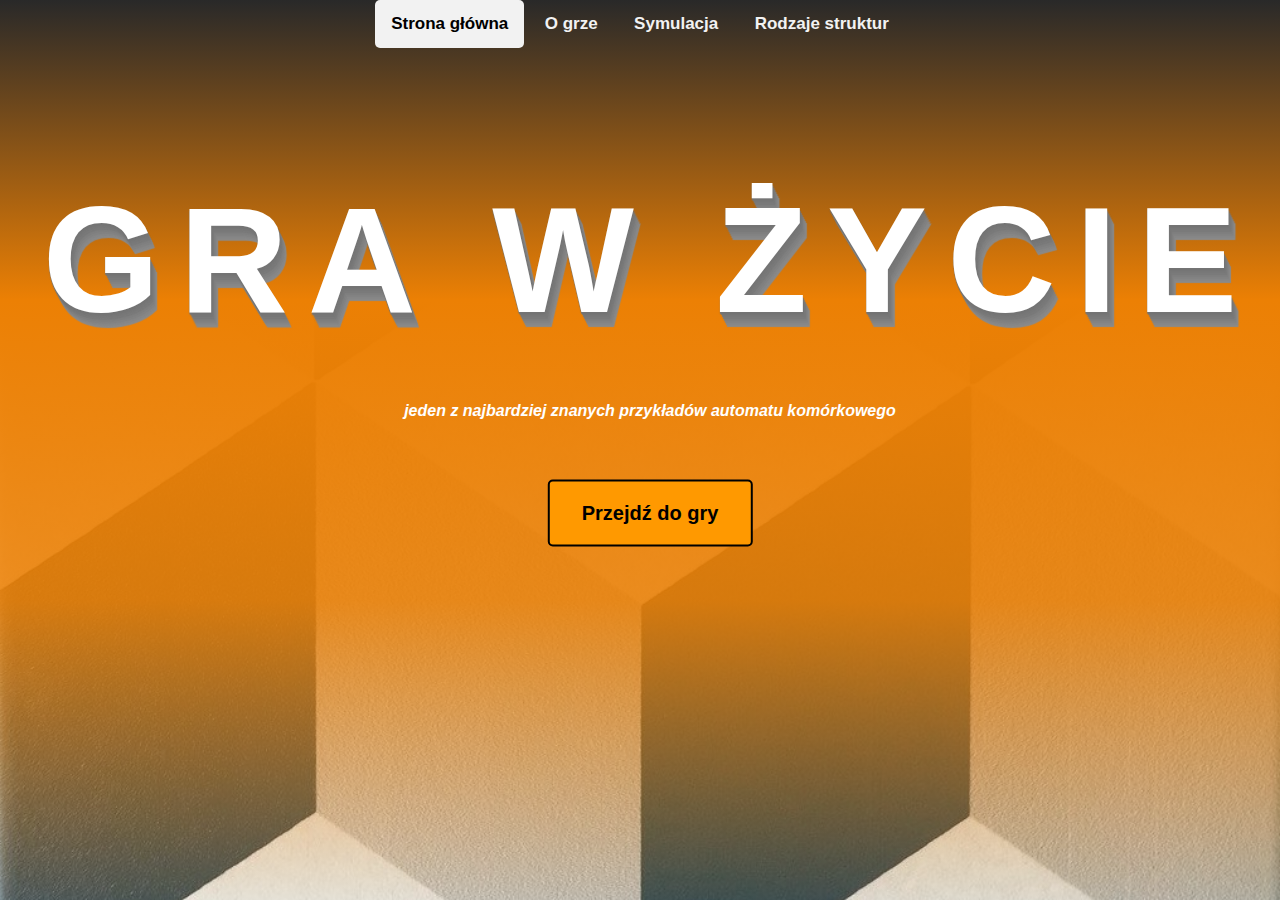
<file: html/index.html>
<!DOCTYPE html>
<html lang="pl">
  <head>
    <meta charset="UTF-8" />
    <meta name="viewport" content="width=device-width, initial-scale=1" />
    <link rel="icon" type="image/png" href="../pics/favicon/favicon.png" />

    <!-- CSS -->
    <link rel="stylesheet" href="../css/styles.css" />
    <link rel="stylesheet" href="../css/index.css" />

    <!-- JQuery -->
    <script src="https://ajax.googleapis.com/ajax/libs/jquery/3.5.1/jquery.min.js"></script>
    <script src="../js/navbar.js"></script>

    <title>Strona główna</title>
  </head>
  <body>
    <div class="gradient">
      <!-- Górny pasek nawigacji -->
      <div class="navbar"></div>

      <div id="mainPageContainer">
        <h1 id="graWZycie">GRA W ŻYCIE</h1>
        <h4>
          <i>jeden z najbardziej znanych przykładów automatu komórkowego</i>
        </h4>
        <button class="button" onclick="document.location='../html/simulate.html'">
          <span>Przejdź do gry</span>
        </button>
      </div>
    </div>
  </body>
</html>
</file>
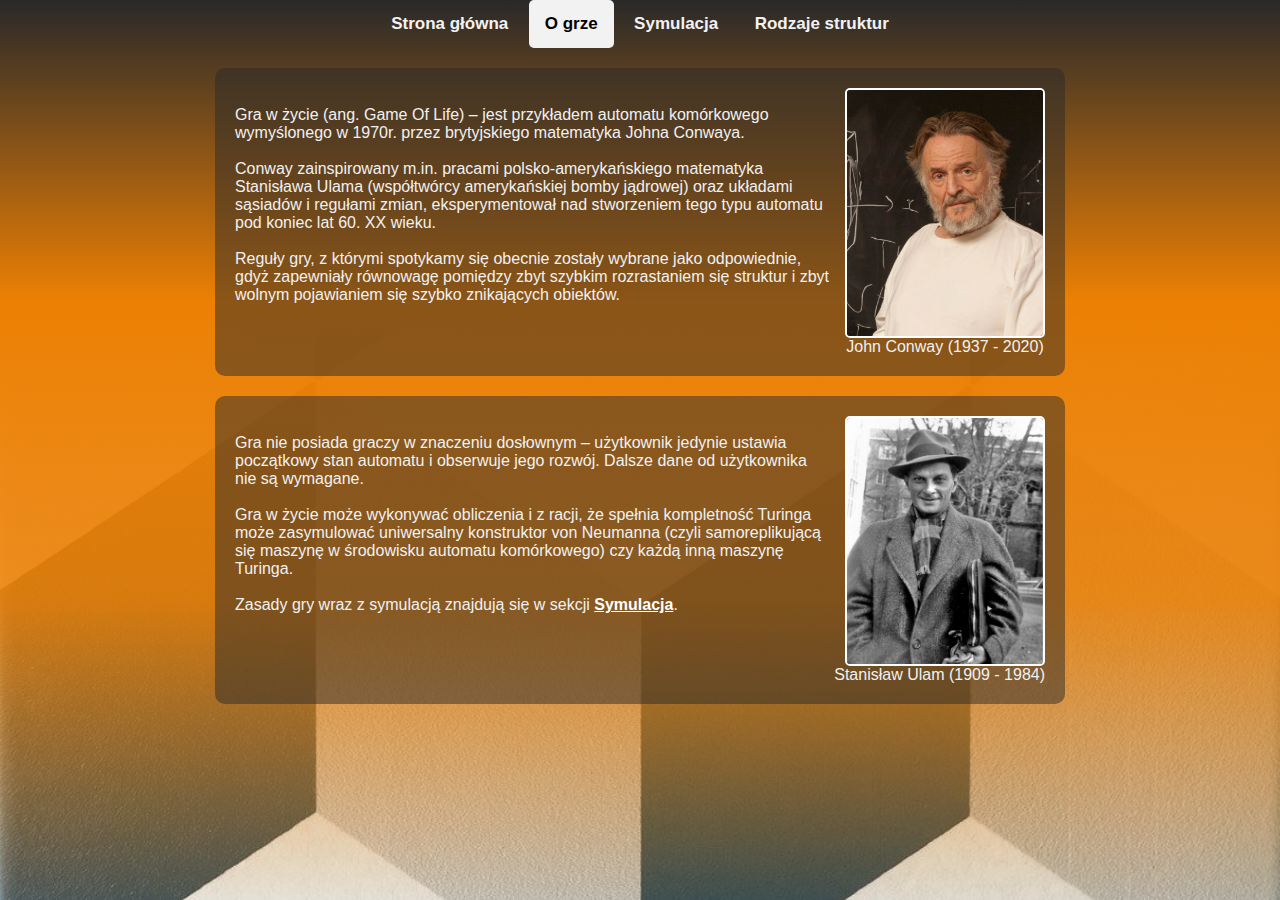
<file: html/about.html>
<!DOCTYPE html>
<html lang="pl">
  <head>
    <meta charset="UTF-8" />
    <meta name="viewport" content="width=device-width, initial-scale=1.0" />
    <title>O grze</title>
    <link rel="icon" type="image/png" href="../pics/favicon/favicon.png" />
    <link rel="stylesheet" href="../css/styles.css" />

    <!-- JQuery -->
    <script src="https://ajax.googleapis.com/ajax/libs/jquery/3.5.1/jquery.min.js"></script>
  </head>
  <body>
    <script src="../js/navbar.js"></script>

    <div class="gradient">
      <!-- Górny pasek nawigacji -->
      <div class="navbar"></div>

      <div class="aboutContainer">
        <div class="content">
          <figure>
            <img src="../pics/aboutPage/conway.jpg" alt="John Horton Conway" />
            <figcaption>
              <p class="figcap">John Conway (1937 - 2020)</p>
            </figcaption>
          </figure>
          <br />
          <p>
            Gra w życie (ang. Game Of Life) – jest przykładem automatu
            komórkowego wymyślonego w 1970r. przez brytyjskiego matematyka Johna
            Conwaya.
          </p>
          <br />
          <p>
            Conway zainspirowany m.in. pracami polsko-amerykańskiego matematyka
            Stanisława Ulama (współtwórcy amerykańskiej bomby jądrowej) oraz
            układami sąsiadów i regułami zmian, eksperymentował nad stworzeniem
            tego typu automatu pod koniec lat 60. XX wieku.
          </p>
          <br />
          <p>
            Reguły gry, z którymi spotykamy się obecnie zostały wybrane jako
            odpowiednie, gdyż zapewniały równowagę pomiędzy zbyt szybkim
            rozrastaniem się struktur i zbyt wolnym pojawianiem się szybko
            znikających obiektów.
          </p>
        </div>
        <div class="content">
          <figure>
            <img src="../pics/aboutPage/ulam.jpg" alt="Stanisław Ulam" />
            <figcaption>
              <p class="figcap">Stanisław Ulam (1909 - 1984)</p>
            </figcaption>
          </figure>

          <br />
          <p>
            Gra nie posiada graczy w znaczeniu dosłownym – użytkownik jedynie
            ustawia początkowy stan automatu i obserwuje jego rozwój. Dalsze
            dane od użytkownika nie są wymagane.
            <br /><br />
            Gra w życie może wykonywać obliczenia i z racji, że spełnia
            kompletność Turinga może zasymulować uniwersalny konstruktor von
            Neumanna (czyli samoreplikującą się maszynę w środowisku automatu
            komórkowego) czy każdą inną maszynę Turinga.
            <br /><br />
            Zasady gry wraz z symulacją znajdują się w sekcji
            <a href="simulate.html" id="linkSimulate">Symulacja</a>.
          </p>
        </div>
      </div>
    </div>
  </body>
</html>
</file>
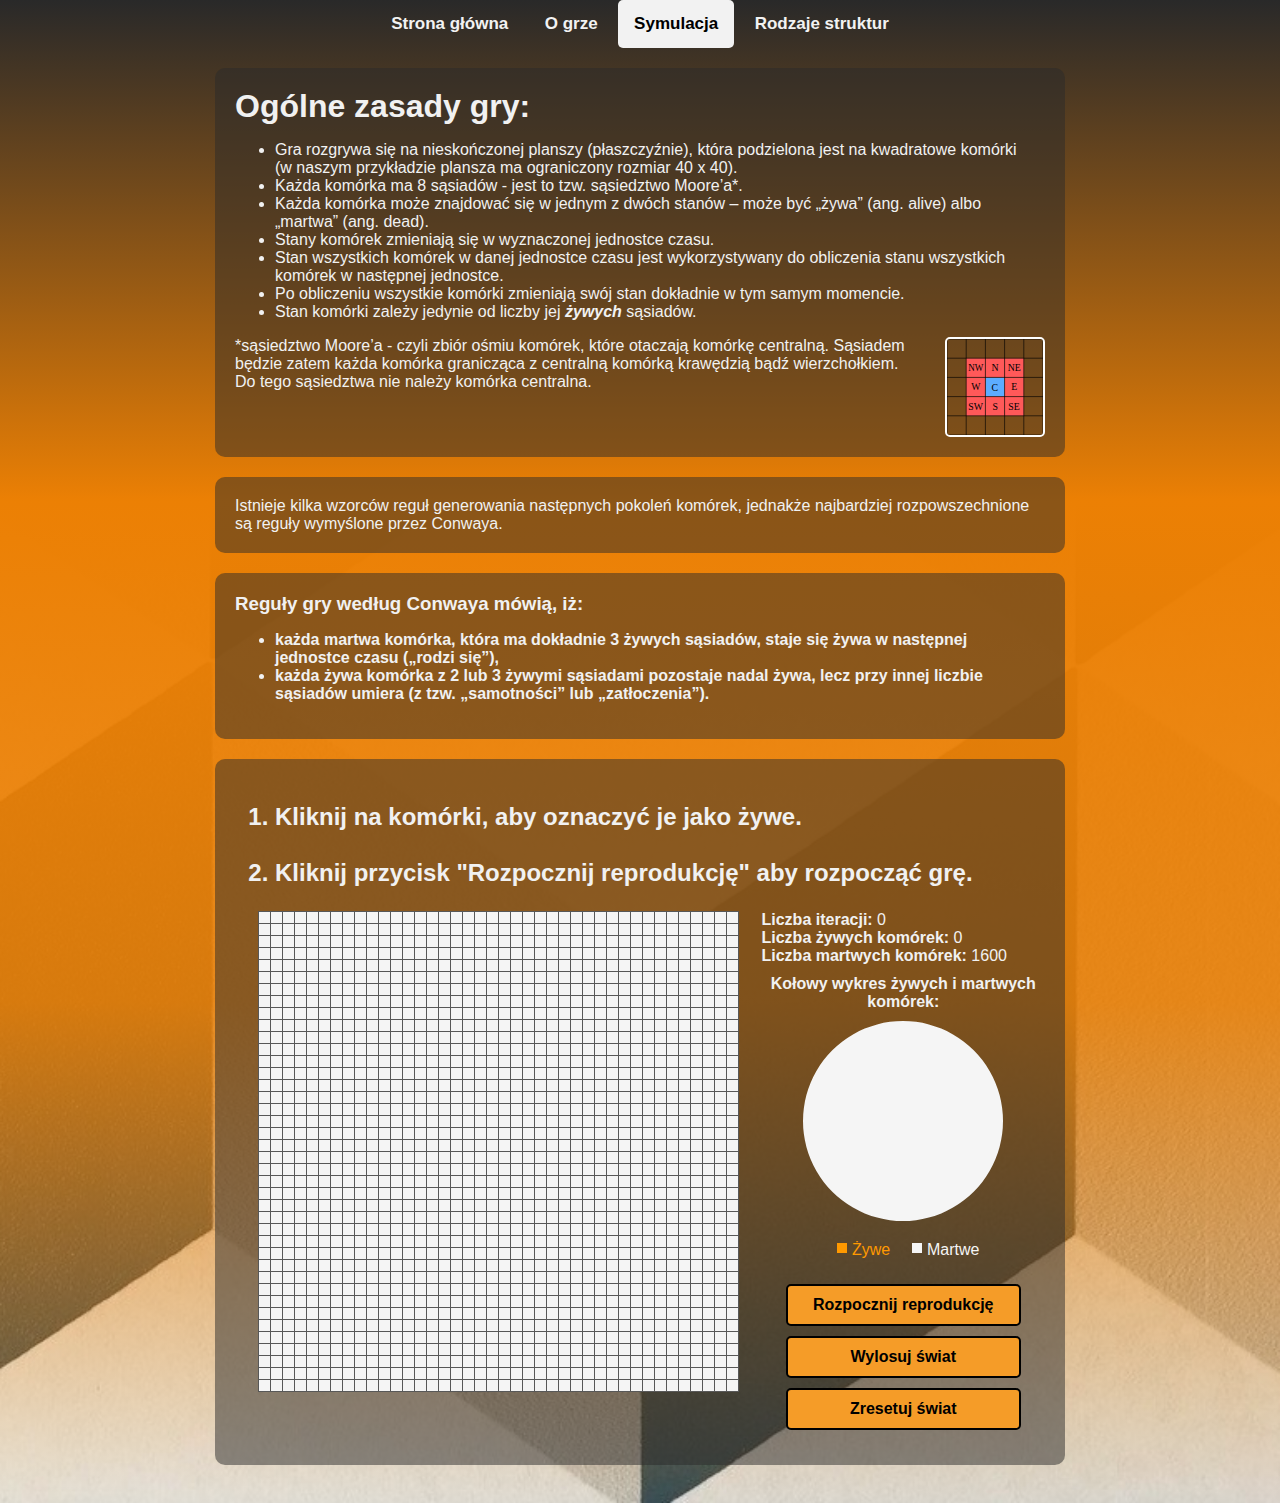
<file: html/simulate.html>
<!DOCTYPE html>
<html lang="pl">
  <head>
    <meta charset="UTF-8" />
    <meta name="viewport" content="width=device-width, initial-scale=1.0" />
    <title>Symulacja</title>
    <link rel="icon" type="image/png" href="../pics/favicon/favicon.png" />
    <link rel="stylesheet" href="../css/styles.css" />
    <link rel="stylesheet" href="../css/simulate.css" />

    <!-- JQuery -->
    <script src="https://ajax.googleapis.com/ajax/libs/jquery/3.5.1/jquery.min.js"></script>
    <script src="../js/game.js"></script>
    <script src="../js/navbar.js"></script>
  </head>
  <body>
    <div class="gradient">
      <!-- Górny pasek nawigacji -->
      <div id="myTopnav" class="navbar"></div>

      <!-- Zasady gry -->
      <div class="aboutContainer">
        <div class="content">
          <div class="flexContainer flexContainer--centered">
            <article class="zasadyGry">
              <h1>Ogólne zasady gry:</h1>
              <ul>
                <li>
                  Gra rozgrywa się na nieskończonej planszy (płaszczyźnie),
                  która podzielona jest na kwadratowe komórki <br />(w naszym
                  przykładzie plansza ma ograniczony rozmiar 40 x 40).
                </li>
                <li>
                  Każda komórka ma 8 sąsiadów - jest to tzw. sąsiedztwo
                  Moore’a*.
                </li>
                <li>
                  Każda komórka może znajdować się w jednym z dwóch stanów –
                  może być „żywa” (ang. alive) albo „martwa” (ang. dead).
                </li>
                <li>
                  Stany komórek zmieniają się w wyznaczonej jednostce czasu.
                </li>
                <li>
                  Stan wszystkich komórek w danej jednostce czasu jest
                  wykorzystywany do obliczenia stanu wszystkich komórek w
                  następnej jednostce.
                </li>
                <li>
                  Po obliczeniu wszystkie komórki zmieniają swój stan dokładnie
                  w tym samym momencie.
                </li>
                <li>
                  Stan komórki zależy jedynie od liczby jej
                  <b><i>żywych</i></b> sąsiadów.
                </li>
              </ul>
              <p>
                <img
                  src="../pics/simulatePage/sasiedztwo.svg"
                  alt="Sasiedztwo Moore'a"
                  style="height: 100px; width: 100px"
                />
                *sąsiedztwo Moore’a - czyli zbiór ośmiu komórek, które otaczają
                komórkę centralną. Sąsiadem będzie zatem każda komórka
                granicząca z centralną komórką krawędzią bądź wierzchołkiem.
                <br />Do tego sąsiedztwa nie należy komórka centralna.
              </p>
            </article>
          </div>
        </div>

        <div class="content">
          Istnieje kilka wzorców reguł generowania następnych pokoleń komórek,
          jednakże najbardziej rozpowszechnione są reguły wymyślone przez
          Conwaya.
        </div>

        <div class="content">
          <h3>Reguły gry według Conwaya mówią, iż:</h3>
          <ul>
            <li>
              <b
                >każda martwa komórka, która ma dokładnie 3 żywych sąsiadów,
                staje się żywa w następnej jednostce czasu („rodzi się”),<br
              /></b>
            </li>

            <li>
              <b
                >każda żywa komórka z 2 lub 3 żywymi sąsiadami pozostaje nadal
                żywa, lecz przy innej liczbie sąsiadów umiera (z tzw.
                „samotności” lub „zatłoczenia”).</b
              >
            </li>
          </ul>
        </div>

        
      </div>

      <!-- Siatka z komorkami -->
      <div class="maxWidthContainer">
        <div class="content">
          <div class="headersContainer">
            <div id="headers">
              <ol>
                <li>
                  <p>Kliknij na komórki, aby oznaczyć je jako żywe.<br /><br /></p>
                </li>
                <li>
                  <p>
                    Kliknij przycisk "Rozpocznij reprodukcję" aby rozpocząć grę.
                  </p>
                </li>
              </ol>
            </div>
          </div>
          <div class="gameContainer">
            
            <div class="gameContainer__board flexContainer--column">
              <div class="flexContainer--centered">
                <div class="game" id="swiat"></div>
              </div>
            </div>

            <!-- Informacje o stanie gry -->
            <div class="gameContainer__panel flexContainer--column">
              <div class="flexContainer--centered">
                <div>
                  <p><b>Liczba iteracji: </b><span id="lIteracji">0</span></p>
                  <p>
                    <b>Liczba żywych komórek: </b
                    ><span id="lZywychKomorek">0</span>
                  </p>
                  <p>
                    <b>Liczba martwych komórek: </b>
                    <span id="lMartwychKomorek">1600</span>
                  </p>
                </div>

                <!-- Procentowy wykres zywych i martwych komorek SVG -->
                <div class="koloITytul">
                  <div>
                    <p>
                      <b>Kołowy wykres żywych i martwych komórek:</b>
                    </p>
                  </div>
                  <svg id="kolo" viewBox="-1 -1 2 2"></svg>
                </div>
                <div>
                  <svg id="koloPodpisy" xmlns="http://www.w3.org/2000/svg">
                    <g>
                      <rect
                        fill="#ff9900"
                        width="10"
                        height="10"
                        x="25"
                        y="5"
                      ></rect>
                      <text fill="#ff9900" x="40" y="12.5" dy="0.25em">
                        Żywe
                      </text>
                    </g>
                    <g>
                      <rect
                        fill="whitesmoke"
                        width="10"
                        height="10"
                        x="100"
                        y="5"
                      ></rect>
                      <text fill="whitesmoke" x="115" y="12.5" dy="0.25em">
                        Martwe
                      </text>
                    </g>
                  </svg>
                </div>

                <!-- Przyciski -->
                <div class="gameButtonContainer">
                  <input
                    type="button"
                    id="btnReprodukcja"
                    value="Rozpocznij reprodukcję"
                    class="gameButtons"
                    onclick="startStop();"
                  />

                  <input
                    type="button"
                    id="btnRandom"
                    value="Wylosuj świat"
                    class="gameButtons"
                    onclick="wylosujSwiat();"
                  />

                  <input
                    type="button"
                    id="btnReset"
                    class="gameButtons"
                    value="Zresetuj świat"
                    onclick="zresetujSwiat();"
                  />
                </div>
              </div>
            </div>
          </div>
        </div>
      </div>
      <br />
    </div>
  </body>
</html>
</file>
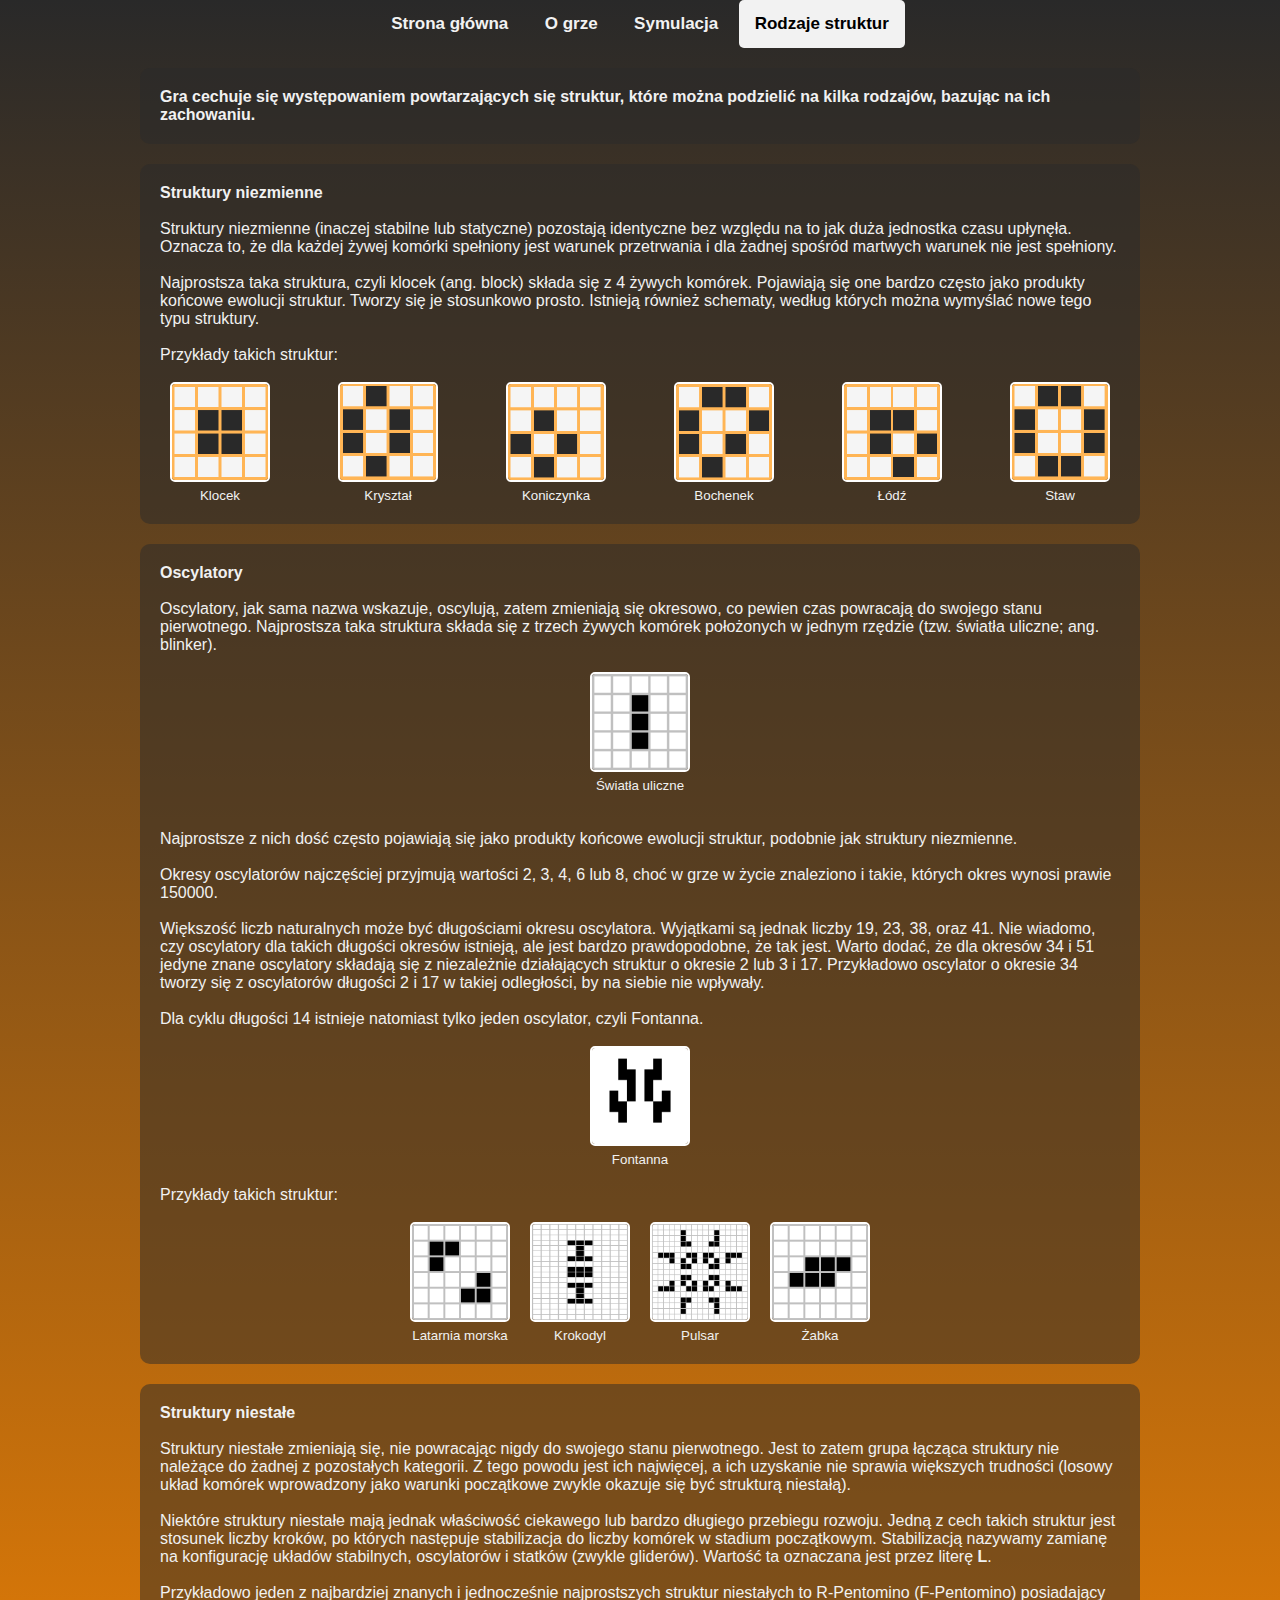
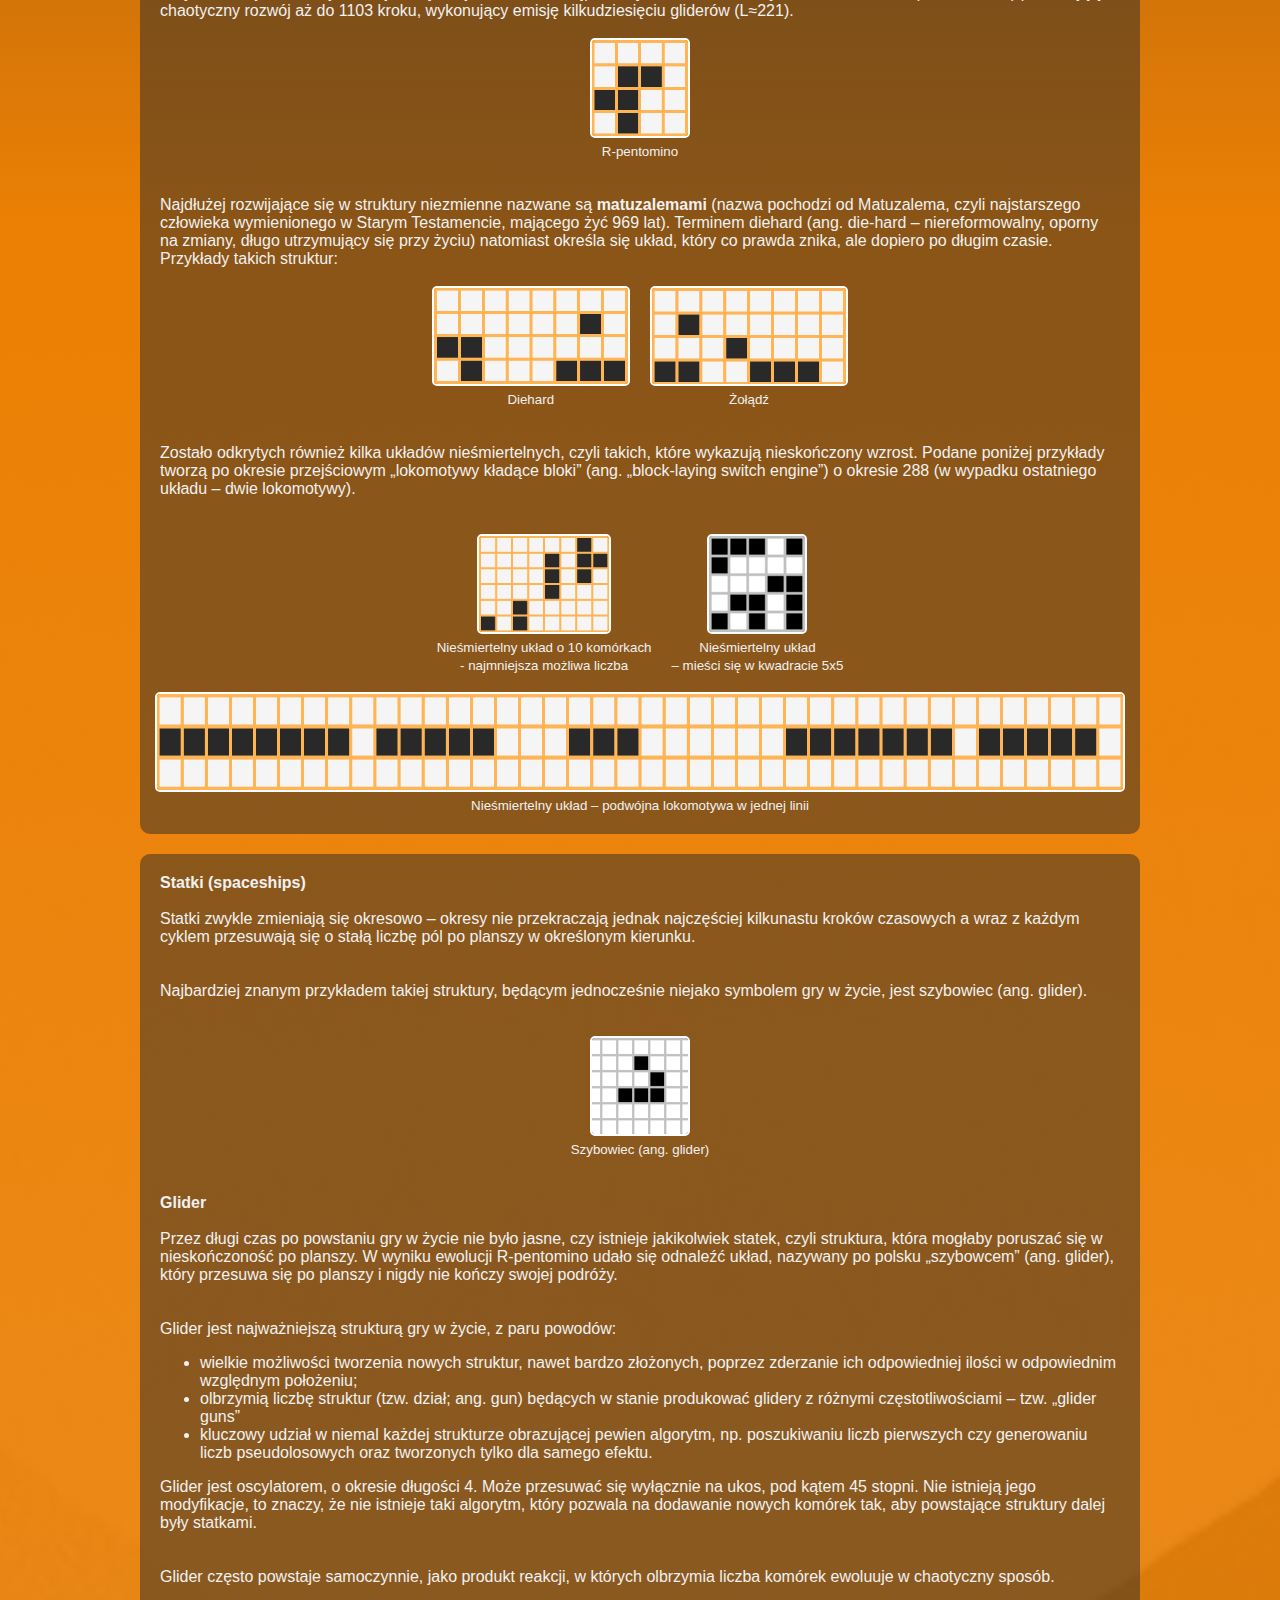
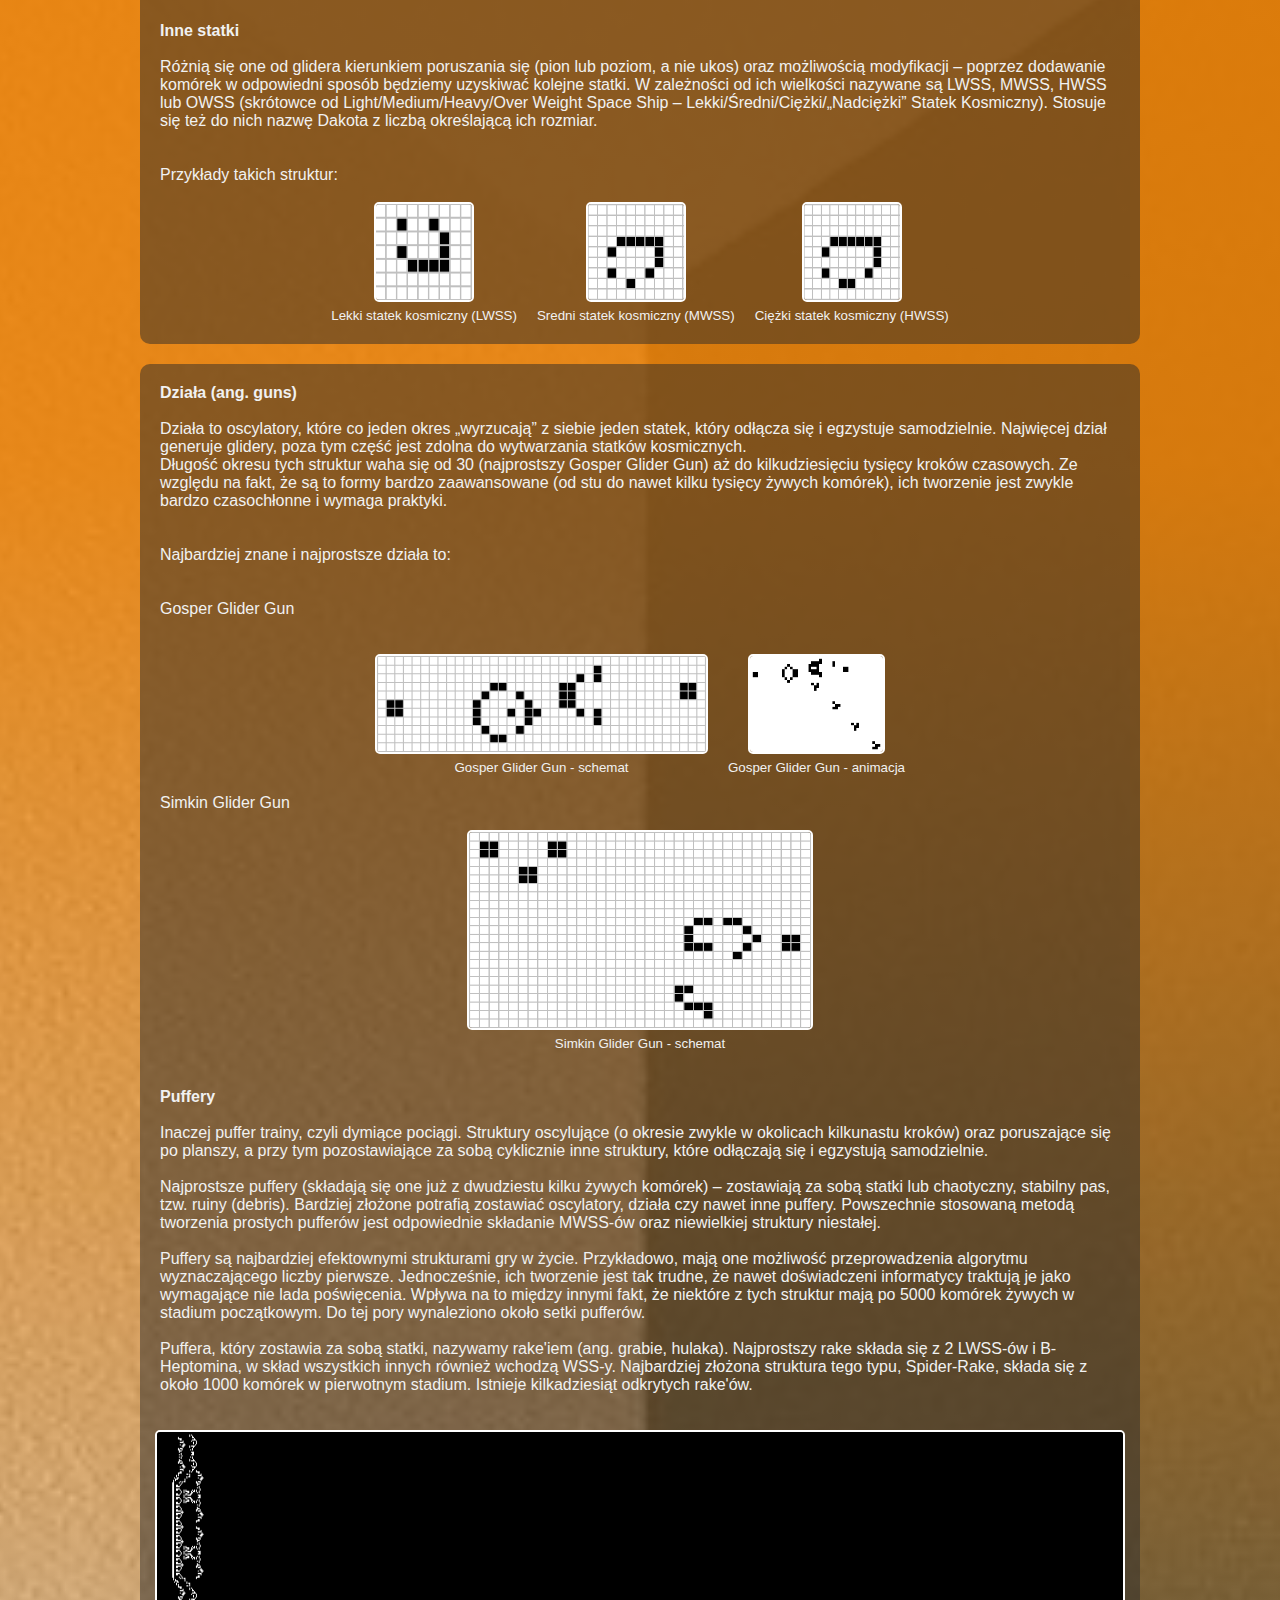
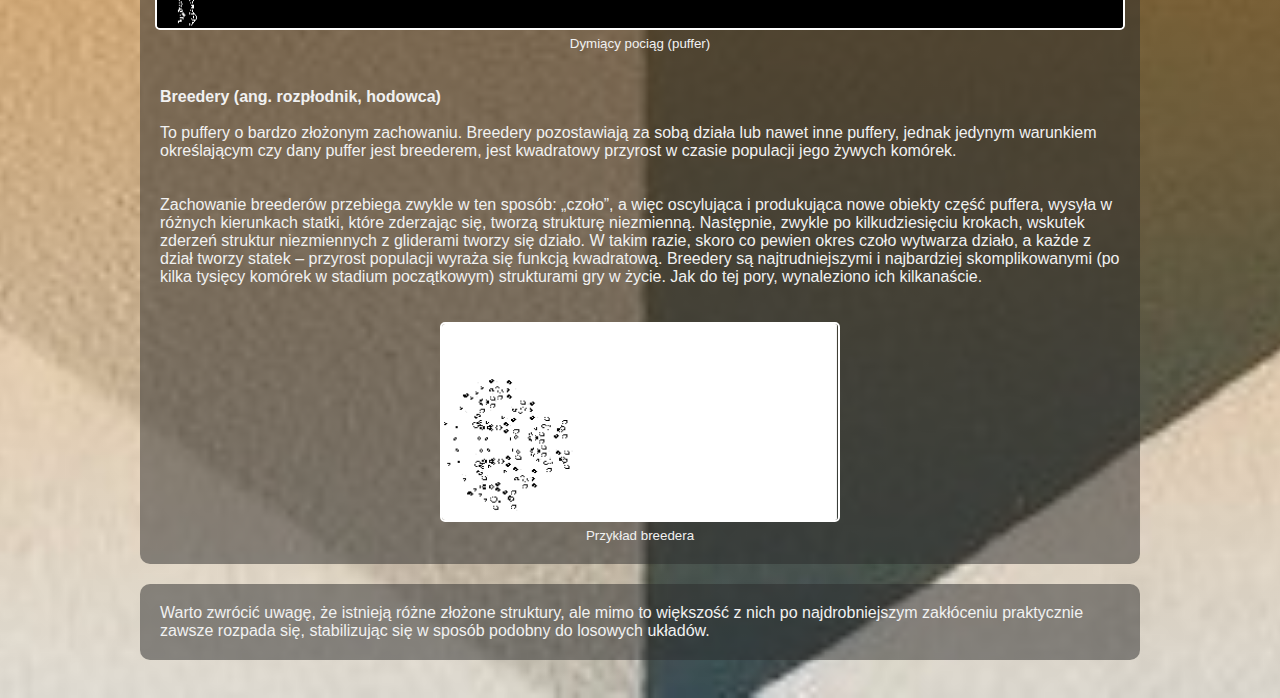
<file: html/structures.html>
<!DOCTYPE html>
<html lang="pl">
  <head>
    <meta charset="UTF-8" />
    <meta name="viewport" content="width=device-width, initial-scale=1.0" />
    <title>Rodzaje struktur</title>
    <link rel="icon" type="image/png" href="../pics/favicon/favicon.png" />
    <link rel="stylesheet" href="../css/styles.css" />

    <!-- JQuery -->
    <script src="https://ajax.googleapis.com/ajax/libs/jquery/3.5.1/jquery.min.js"></script>
    <script src="../js/navbar.js"></script>
  </head>
  <body>
    <div class="gradient">
      <!-- Górny pasek nawigacji -->
      <div class="navbar"></div>

      <!-- Zasady gry -->
      <div class="structureContainer">
        <div class="content">
          <h4>
            Gra cechuje się występowaniem powtarzających się struktur, które
            można podzielić na kilka rodzajów, bazując na ich zachowaniu.
          </h4>
        </div>

        <!-- Niezmienne -->
        <div class="content">
          <div class="normal">
            <h4>Struktury niezmienne</h4>
            <br />
            <p>
              Struktury niezmienne (inaczej stabilne lub statyczne) pozostają
              identyczne bez względu na to jak duża jednostka czasu upłynęła.
              Oznacza to, że dla każdej żywej komórki spełniony jest warunek
              przetrwania i dla żadnej spośród martwych warunek nie jest
              spełniony.<br /><br />
              Najprostsza taka struktura, czyli klocek (ang. block) składa się z
              4 żywych komórek. Pojawiają się one bardzo często jako produkty
              końcowe ewolucji struktur. Tworzy się je stosunkowo prosto.
              Istnieją również schematy, według których można wymyślać nowe tego
              typu struktury.
            </p>
            <br />
            <p>Przykłady takich struktur:</p>
            <br />
            <div class="flexContainer flexContainer--space-between">
              <figure>
                <img src="../pics/structuresPage/Niezmienne/block.png" alt="Klocek" />
                <figcaption><small>Klocek</small></figcaption>
              </figure>

              <figure>
                <img
                  src="../pics/structuresPage/Niezmienne/krysztal.png"
                  alt="Kryształ"
                />
                <figcaption><small>Kryształ </small></figcaption>
              </figure>

              <figure>
                <img
                  src="../pics/structuresPage/Niezmienne/koniczynka.png"
                  alt="Koniczynka"
                />
                <figcaption><small>Koniczynka </small></figcaption>
              </figure>

              <figure>
                <img
                  src="../pics/structuresPage/Niezmienne/bochenek.png"
                  alt="Bochenek"
                />
                <figcaption><small>Bochenek</small></figcaption>
              </figure>

              <figure>
                <img src="../pics/structuresPage/Niezmienne/lodz.png" alt="Łódź" />
                <figcaption><small>Łódź</small></figcaption>
              </figure>

              <figure>
                <img src="../pics/structuresPage/Niezmienne/staw.png" alt="Staw" />
                <figcaption><small>Staw</small></figcaption>
              </figure>
            </div>
          </div>
        </div>

        <!-- Oscylatory -->
        <div class="content">
          <div class="normal">
            <h4>Oscylatory</h4>
            <br />
            <p>
              Oscylatory, jak sama nazwa wskazuje, oscylują, zatem zmieniają się
              okresowo, co pewien czas powracają do swojego stanu pierwotnego.
              Najprostsza taka struktura składa się z trzech żywych komórek
              położonych w jednym rzędzie (tzw. światła uliczne; ang. blinker).
            </p>
            <br />
            <div class="flexContainer flexContainer--centered">
              <figure>
                <img
                  src="../pics/structuresPage/Oscylatory/blinker.gif"
                  alt="blinker"
                />
                <figcaption><small>Światła uliczne</small></figcaption>
              </figure>
            </div>
            <br /><br />
            <p>
              Najprostsze z nich dość często pojawiają się jako produkty końcowe
              ewolucji struktur, podobnie jak struktury niezmienne.<br /><br />
              Okresy oscylatorów najczęściej przyjmują wartości 2, 3, 4, 6 lub
              8, choć w grze w życie znaleziono i takie, których okres wynosi
              prawie 150000.<br /><br />
              Większość liczb naturalnych może być długościami okresu
              oscylatora. Wyjątkami są jednak liczby 19, 23, 38, oraz 41. Nie
              wiadomo, czy oscylatory dla takich długości okresów istnieją, ale
              jest bardzo prawdopodobne, że tak jest. Warto dodać, że dla
              okresów 34 i 51 jedyne znane oscylatory składają się z niezależnie
              działających struktur o okresie 2 lub 3 i 17. Przykładowo
              oscylator o okresie 34 tworzy się z oscylatorów długości 2 i 17 w
              takiej odległości, by na siebie nie wpływały. <br /><br />
            </p>
            <p>
              Dla cyklu długości 14 istnieje natomiast tylko jeden oscylator,
              czyli Fontanna.
            </p>
            <br />
            <div class="flexContainer flexContainer--centered">
              <figure>
                <img
                  src="../pics/structuresPage/Oscylatory/fontanna.gif"
                  alt="fontanna"
                />
                <figcaption><small>Fontanna</small></figcaption>
              </figure>
            </div>

            <br />
            <p>Przykłady takich struktur:</p>
            <br />
            <div class="flexContainer flexContainer--centered">
              <figure>
                <img
                  src="../pics/structuresPage/Oscylatory/beacon.gif"
                  alt="beacon"
                />
                <figcaption><small>Latarnia morska</small></figcaption>
              </figure>

              <figure>
                <img
                  src="../pics/structuresPage/Oscylatory/krokodyl.gif"
                  alt="krokodyl"
                />
                <figcaption><small>Krokodyl</small></figcaption>
              </figure>

              <figure>
                <img
                  src="../pics/structuresPage/Oscylatory/pulsar.gif"
                  alt="pulsar"
                />
                <figcaption><small>Pulsar</small></figcaption>
              </figure>

              <figure>
                <img src="../pics/structuresPage/Oscylatory/toad.gif" alt="żabka" />
                <figcaption><small>Żabka</small></figcaption>
              </figure>
            </div>
          </div>
        </div>

        <!-- Niestałe -->
        <div class="content">
          <div class="normal">
            <h4>Struktury niestałe</h4>
            <br />
            <p>
              Struktury niestałe zmieniają się, nie powracając nigdy do swojego
              stanu pierwotnego. Jest to zatem grupa łącząca struktury nie
              należące do żadnej z pozostałych kategorii. Z tego powodu jest ich
              najwięcej, a ich uzyskanie nie sprawia większych trudności (losowy
              układ komórek wprowadzony jako warunki początkowe zwykle okazuje
              się być strukturą niestałą).
              <br /><br />
            </p>
            <p>
              Niektóre struktury niestałe mają jednak właściwość ciekawego lub
              bardzo długiego przebiegu rozwoju. Jedną z cech takich struktur
              jest stosunek liczby kroków, po których następuje stabilizacja do
              liczby komórek w stadium początkowym. Stabilizacją nazywamy
              zamianę na konfigurację układów stabilnych, oscylatorów i statków
              (zwykle gliderów). Wartość ta oznaczana jest przez literę
              <b>L</b>. <br /><br />
            </p>
            <p>
              Przykładowo jeden z najbardziej znanych i jednocześnie
              najprostszych struktur niestałych to R-Pentomino (F-Pentomino)
              posiadający chaotyczny rozwój aż do 1103 kroku, wykonujący emisję
              kilkudziesięciu gliderów (L≈221).
              <br /><br />
            </p>
            <div class="flexContainer flexContainer--centered">
              <figure>
                <img
                  src="../pics/structuresPage/Niestale/Rpentomino.png"
                  alt="R-Pentomino"
                />
                <figcaption><small>R-pentomino</small></figcaption>
              </figure>
            </div>
            <br /><br />
          </div>
          <p>
            Najdłużej rozwijające się w struktury niezmienne nazwane są
            <b>matuzalemami</b> (nazwa pochodzi od Matuzalema, czyli
            najstarszego człowieka wymienionego w Starym Testamencie, mającego
            żyć 969 lat). Terminem diehard (ang. die-hard – niereformowalny,
            oporny na zmiany, długo utrzymujący się przy życiu) natomiast
            określa się układ, który co prawda znika, ale dopiero po długim
            czasie.
          </p>

          <p>Przykłady takich struktur:</p>
          <br />
          <div class="biggerImages">
            <div class="flexContainer flexContainer--centered">
              <figure>
                <img
                  src="../pics/structuresPage/Niestale/diehard.png"
                  alt="diehard"
                />
                <figcaption><small>Diehard</small></figcaption>
              </figure>

              <figure>
                <img src="../pics/structuresPage/Niestale/acorn.png" alt="Żołądź" />
                <figcaption><small>Żołądź</small></figcaption>
              </figure>
            </div>
            <br /><br />
            <p>
              Zostało odkrytych również kilka układów nieśmiertelnych, czyli
              takich, które wykazują nieskończony wzrost. Podane poniżej
              przykłady tworzą po okresie przejściowym „lokomotywy kładące
              bloki” (ang. „block-laying switch engine”) o okresie 288 (w
              wypadku ostatniego układu – dwie lokomotywy).
            </p>
            <br /><br />

            <div class="flexContainer flexContainer--centered">
              <figure>
                <img
                  src="../pics/structuresPage/Niestale/Niesmiertelne/10komorek.png"
                  alt="10komorek"
                />
                <figcaption>
                  <small
                    >Nieśmiertelny układ o 10 komórkach <br />- najmniejsza
                    możliwa liczba</small
                  >
                </figcaption>
              </figure>

              <figure>
                <img
                  src="../pics/structuresPage/Niestale/Niesmiertelne/kwadrat5x5.png"
                  alt="kwadrat5x5"
                />
                <figcaption>
                  <small
                    >Nieśmiertelny układ <br />– mieści się w kwadracie
                    5x5</small
                  >
                </figcaption>
              </figure>
            </div>
            <br />
            <div class="flexContainer flexContainer--centered">
              <figure>
                <img
                  src="../pics/structuresPage/Niestale/Niesmiertelne/lokomotywax2.png"
                  alt="lokomotywax2"
                />
                <figcaption>
                  <small
                    >Nieśmiertelny układ – podwójna lokomotywa w jednej
                    linii</small
                  >
                </figcaption>
              </figure>
            </div>
          </div>
        </div>

        <!-- Statki -->
        <div class="content">
          <div class="normal">
            <h4>Statki (spaceships)</h4>
            <br />
            <p>
              Statki zwykle zmieniają się okresowo – okresy nie przekraczają
              jednak najczęściej kilkunastu kroków czasowych a wraz z każdym
              cyklem przesuwają się o stałą liczbę pól po planszy w określonym
              kierunku.
            </p>
            <br /><br />
            <p>
              Najbardziej znanym przykładem takiej struktury, będącym
              jednocześnie niejako symbolem gry w życie, jest szybowiec (ang.
              glider).
            </p>
            <br /><br />
            <div class="flexContainer flexContainer--centered">
              <figure>
                <img src="../pics/structuresPage/Statki/glider.gif" alt="glider" />
                <figcaption><small>Szybowiec (ang. glider)</small></figcaption>
              </figure>
            </div>
            <br /><br />
            <p><b>Glider</b></p>
            <br />
            <p>
              Przez długi czas po powstaniu gry w życie nie było jasne, czy
              istnieje jakikolwiek statek, czyli struktura, która mogłaby
              poruszać się w nieskończoność po planszy. W wyniku ewolucji
              R-pentomino udało się odnaleźć układ, nazywany po polsku
              „szybowcem” (ang. glider), który przesuwa się po planszy i nigdy
              nie kończy swojej podróży.
            </p>
            <br /><br />
            <p>
              Glider jest najważniejszą strukturą gry w życie, z paru powodów:
            </p>
            <ul>
              <li>
                wielkie możliwości tworzenia nowych struktur, nawet bardzo
                złożonych, poprzez zderzanie ich odpowiedniej ilości w
                odpowiednim względnym położeniu;
              </li>
              <li>
                olbrzymią liczbę struktur (tzw. dział; ang. gun) będących w
                stanie produkować glidery z różnymi częstotliwościami – tzw.
                „glider guns”
              </li>
              <li>
                kluczowy udział w niemal każdej strukturze obrazującej pewien
                algorytm, np. poszukiwaniu liczb pierwszych czy generowaniu
                liczb pseudolosowych oraz tworzonych tylko dla samego efektu.
              </li>
            </ul>

            <p>
              Glider jest oscylatorem, o okresie długości 4. Może przesuwać się
              wyłącznie na ukos, pod kątem 45 stopni. Nie istnieją jego
              modyfikacje, to znaczy, że nie istnieje taki algorytm, który
              pozwala na dodawanie nowych komórek tak, aby powstające struktury
              dalej były statkami.
            </p>
            <br /><br />

            <p>
              Glider często powstaje samoczynnie, jako produkt reakcji, w
              których olbrzymia liczba komórek ewoluuje w chaotyczny sposób.
            </p>
            <br /><br />
            <p><b>Inne statki</b></p>
            <br />
            <p>
              Różnią się one od glidera kierunkiem poruszania się (pion lub
              poziom, a nie ukos) oraz możliwością modyfikacji – poprzez
              dodawanie komórek w odpowiedni sposób będziemy uzyskiwać kolejne
              statki. W zależności od ich wielkości nazywane są LWSS, MWSS, HWSS
              lub OWSS (skrótowce od Light/Medium/Heavy/Over Weight Space Ship –
              Lekki/Średni/Ciężki/„Nadciężki” Statek Kosmiczny). Stosuje się też
              do nich nazwę Dakota z liczbą określającą ich rozmiar.
            </p>
            <br /><br />
            <p>Przykłady takich struktur:</p>
            <br />
            <div class="flexContainer flexContainer--centered">
              <figure>
                <img src="../pics/structuresPage/Statki/lwss.gif" alt="LWSS" />
                <figcaption>
                  <small>Lekki statek kosmiczny (LWSS)</small>
                </figcaption>
              </figure>

              <figure>
                <img src="../pics/structuresPage/Statki/mwss.gif" alt="MWSS" />
                <figcaption>
                  <small>Sredni statek kosmiczny (MWSS)</small>
                </figcaption>
              </figure>

              <figure>
                <img src="../pics/structuresPage/Statki/hwss.gif" alt="HWSS" />
                <figcaption>
                  <small>Ciężki statek kosmiczny (HWSS)</small>
                </figcaption>
              </figure>
            </div>
          </div>
        </div>

        <!-- Działa-->
        <div class="content">
          <div class="biggerImages">
            <h4>Działa (ang. guns)</h4>
            <br />
            <p>
              Działa to oscylatory, które co jeden okres „wyrzucają” z siebie
              jeden statek, który odłącza się i egzystuje samodzielnie.
              Najwięcej dział generuje glidery, poza tym część jest zdolna do
              wytwarzania statków kosmicznych. <br />Długość okresu tych
              struktur waha się od 30 (najprostszy Gosper Glider Gun) aż do
              kilkudziesięciu tysięcy kroków czasowych. Ze względu na fakt, że
              są to formy bardzo zaawansowane (od stu do nawet kilku tysięcy
              żywych komórek), ich tworzenie jest zwykle bardzo czasochłonne i
              wymaga praktyki.
            </p>
            <br /><br />
            <p>Najbardziej znane i najprostsze działa to:</p>
            <br /><br />
            <p>Gosper Glider Gun</p>
            <br /><br />
            <div class="flexContainer flexContainer--centered">
              <figure>
                <img src="../pics/structuresPage/Guns/gosper.svg" alt="gosper" />
                <figcaption>
                  <small>Gosper Glider Gun - schemat</small>
                </figcaption>
              </figure>

              <figure>
                <img src="../pics/structuresPage/Guns/gosper.gif" alt="gosper" />
                <figcaption>
                  <small>Gosper Glider Gun - animacja</small>
                </figcaption>
              </figure>
            </div>
            <br />
            <p>
              Simkin Glider Gun
              <br /><br />
            </p>

            <div class="flexContainer flexContainer--centered">
              <figure>
                <img
                  src="../pics/structuresPage/Guns/simkin.svg"
                  style="width: 346.69px; height: 200px"
                  alt="simkin"
                />
                <figcaption>
                  <small>Simkin Glider Gun - schemat</small>
                </figcaption>
              </figure>
            </div>

            <br /><br />
            <p>
              <b>Puffery<br /><br /></b>
            </p>

            <p>
              Inaczej puffer trainy, czyli dymiące pociągi. Struktury oscylujące
              (o okresie zwykle w okolicach kilkunastu kroków) oraz poruszające
              się po planszy, a przy tym pozostawiające za sobą cyklicznie inne
              struktury, które odłączają się i egzystują samodzielnie.
              <br /><br />
            </p>

            <p>
              Najprostsze puffery (składają się one już z dwudziestu kilku
              żywych komórek) – zostawiają za sobą statki lub chaotyczny,
              stabilny pas, tzw. ruiny (debris). Bardziej złożone potrafią
              zostawiać oscylatory, działa czy nawet inne puffery. Powszechnie
              stosowaną metodą tworzenia prostych pufferów jest odpowiednie
              składanie MWSS-ów oraz niewielkiej struktury niestałej.
              <br /><br />
            </p>

            <p>
              Puffery są najbardziej efektownymi strukturami gry w życie.
              Przykładowo, mają one możliwość przeprowadzenia algorytmu
              wyznaczającego liczby pierwsze. Jednocześnie, ich tworzenie jest
              tak trudne, że nawet doświadczeni informatycy traktują je jako
              wymagające nie lada poświęcenia. Wpływa na to między innymi fakt,
              że niektóre z tych struktur mają po 5000 komórek żywych w stadium
              początkowym. Do tej pory wynaleziono około setki pufferów.
              <br /><br />
            </p>

            <p>
              Puffera, który zostawia za sobą statki, nazywamy rake'iem (ang.
              grabie, hulaka). Najprostszy rake składa się z 2 LWSS-ów i
              B-Heptomina, w skład wszystkich innych również wchodzą WSS-y.
              Najbardziej złożona struktura tego typu, Spider-Rake, składa się z
              około 1000 komórek w pierwotnym stadium. Istnieje kilkadziesiąt
              odkrytych rake'ów.
            </p>
            <br /><br />

            <div class="flexContainer flexContainer--centered">
              <figure>
                <img src="../pics/structuresPage/Guns/puffer.gif" alt="puffer" style="height: 200px;"/>
                <figcaption><small>Dymiący pociąg (puffer)</small></figcaption>
              </figure>
            </div>

            <br /><br />
            <p><b>Breedery (ang. rozpłodnik, hodowca)</b></p>
            <br />
            <p>
              To puffery o bardzo złożonym zachowaniu. Breedery pozostawiają za
              sobą działa lub nawet inne puffery, jednak jedynym warunkiem
              określającym czy dany puffer jest breederem, jest kwadratowy
              przyrost w czasie populacji jego żywych komórek.
            </p>
            <br /><br />
            <p>
              Zachowanie breederów przebiega zwykle w ten sposób: „czoło”, a
              więc oscylująca i produkująca nowe obiekty część puffera, wysyła w
              różnych kierunkach statki, które zderzając się, tworzą strukturę
              niezmienną. Następnie, zwykle po kilkudziesięciu krokach, wskutek
              zderzeń struktur niezmiennych z gliderami tworzy się działo. W
              takim razie, skoro co pewien okres czoło wytwarza działo, a każde
              z dział tworzy statek – przyrost populacji wyraża się funkcją
              kwadratową. Breedery są najtrudniejszymi i najbardziej
              skomplikowanymi (po kilka tysięcy komórek w stadium początkowym)
              strukturami gry w życie. Jak do tej pory, wynaleziono ich
              kilkanaście.
            </p>
            <br /><br />
            <div class="flexContainer flexContainer--centered">
              <figure>
                <img src="../pics/structuresPage/Guns/breeder.gif" alt="breeder" style="height: 200px; width: 400px;"/>
                <figcaption><small>Przykład breedera</small></figcaption>
              </figure>
            </div>
          </div>
        </div>

        <div class="content">
          Warto zwrócić uwagę, że istnieją różne złożone struktury, ale mimo to
          większość z nich po najdrobniejszym zakłóceniu praktycznie zawsze
          rozpada się, stabilizując się w sposób podobny do losowych układów.
        </div>
        <br />
      </div>
    </div>
  </body>
</html>
</file>
<file: css/styles.css>
* {
  box-sizing: border-box;
}

body,
html {
  margin: 0;
  font-family: Arial, Helvetica, sans-serif;
  height: 100%;
  width: 100%;
}

/*Gorny pasek nawigacji*/
.topnav {
  overflow: hidden;
  text-align: center;
}

.topnav a {
  display: inline-block;
  color: #f2f2f2;
  padding: 14px 16px;
  text-decoration: none;
  border-radius: 5px;
  font-size: 17px;
  font-weight: bold;
}

.topnav a:hover {
  background-color: rgb(221, 221, 221);
  color: black;
}

.topnav .active-nav {
  background-color: #f2f2f2;
  color: black;
}

/*Hamburger Icon*/
.topnav .icon {
  display: none;
}

@media screen and (max-width: 600px) {
  .topnav a:not(:first-child) {
    display: none;
  }
  .topnav a.icon {
    float: right;
    display: block;
  }
}

@media screen and (max-width: 600px) {
  .topnav.responsive {
    position: relative;
  }
  .topnav.responsive .icon {
    position: absolute;
    right: 0;
    top: 0;
  }
  .topnav.responsive a {
    float: none;
    display: block;
    text-align: left;
  }
}

/*Gradient*/
.gradient {
  min-width: 100%;
  min-height: 100%;
  background-image: linear-gradient(
      to bottom,
      rgba(41, 41, 41, 1),
      rgb(236, 128, 4),
      rgba(236, 128, 4, 0.87),
      rgba(255, 255, 255, 0)
    ),
    url(../pics/cube.jpg);
  color: white;
  background-size: cover;
  background-position: center;
  background-repeat: repeat;
}

.aboutContainer {
  position: relative;
  max-width: 850px;
  margin: 0 auto;
  min-height: 50px;
}

.content {
  position: relative;
  min-height: 20px;
  min-width: 9.4px;
  overflow: hidden;
  background: rgb(41, 41, 41);
  background: rgba(41, 41, 41, 0.5);
  color: #f1f1f1;
  padding: 20px;
  border-radius: 10px;
  margin: 20px 0px;
}

.aboutContainer .content img {
  width: 200px;
  height: 250px;
  float: right;
  position: relative;
  border-radius: 5px;
  object-fit: cover;
  margin-left: 10px;
  border: 2px solid white;
}

#linkSimulate {
  color: white;
  font-weight: bold;
}

p,
h1,
h2,
h3,
h4,
h5,
h6 {
  margin: 0 0;
}

.figcap {
  padding-left: 10px;
}

.aboutContainer figure {
  margin: 0 0;
  float: right;
  text-align: center;
}

.structureContainer {
  position: relative;
  max-width: 1000px;
  margin: 0 auto;
}

.structureContainer figure {
  margin: 0 10px;
  display: inline-block;
  text-align: center;
}

.structureContainer .content .normal img {
  width: 100px;
  height: 100px;
  border-radius: 5px;
  border: 2px solid white;
}

.structureContainer .content .biggerImages img {
  border-radius: 5px;
  width: auto;
  height: 100px;
  max-width: 970.4px;
  border: 2px solid white;
}

.flexContainer {
  display: flex;
}

.flexContainer--space-between {
  justify-content: space-between;
}

.flexContainer--centered {
  justify-content: center;
  
}

.flexContainer--centered div {
  padding-bottom: 10px;
}

.flexContainer--column {
  flex-direction: column;
  flex: 50%;
}
</file>
<file: css/index.css>
/*Przycisk "Przejdz do gry"*/
.button {
  display: inline-block;
  border-radius: 5px;
  border: 2px solid black;
  background-color: #ff9900;
  font-weight: bold;
  text-align: center;
  min-width: 205px;
  font-size: 20px;
  padding: 20px;
  width: auto;
  transition: all 0.5s;
  cursor: pointer;
  margin-top: 60px;
}

.button span {
  cursor: pointer;
  display: inline-block;
  position: relative;
  transition: 0.5s;
}

.button span:after {
  content: "\00bb";
  position: absolute;
  opacity: 0;
  top: 0;
  right: -20px;
  transition: 0.5s;
}

.button:hover span {
  padding-right: 25px;
}

.button:hover span:after {
  opacity: 1;
  right: 0;
}

/*Styl dla strony glownej index.html*/
#mainPageContainer {
  margin: 0px 10px;
  padding: 10px 10px;
  text-align: center;
  display: block;
  position: absolute;
  top: 40%;
  left: 50%;
  margin-right: -50%;
  transform: translate(-50%, -50%);
}

#graWZycie {
  font-size: 150px;
  letter-spacing: 20px;
  position: relative;
  padding-bottom: 55px;
  padding-top: 0px;
  text-shadow: 0 2px 1px #747474, +1px 3px 1px #767676, +2px 5px 1px #787878,
    +3px 7px 1px #7a7a7a, +4px 9px 1px #7f7f7f, +5px 11px 1px #838383,
    +6px 13px 1px #878787, +7px 15px 1px #8a8a8a;
}
</file>
<file: css/simulate.css>
/*Cellular Automaton*/
table {
  background-color: whitesmoke;
}

td {
  border: 1px solid #585858;
  width: 12px;
  height: 12px;
}

td.martwa {
  background-color: transparent;
}

td.zywa {
  background-color:  #ff9900;
}

/*Kroki gry*/
#headers {
  font-weight: bold;
  font-size: 24px;
}

/*Kontener z napisami*/
.headersContainer {
  flex-direction: column;
  justify-content: center;
}

/*Kontener z gra*/
.maxWidthContainer {
  max-width: 850px;
  margin: 0 auto;
  margin-bottom: 20px;
}

.gameContainer {
  display: flex;
  justify-content: center;
}

.gameContainer__board {
  flex: 1 1 auto;
}

.gameContainer__panel {
  flex: 0 1 35%;
}

/*Przyciski*/
.gameButtonContainer {
  text-align: center;
}

.gameButtons {
  margin: 5px 0px;
  min-width: 235px;
  background-color: #f59c28;
  font-weight: bold;
  border: 2px solid black;
  border-radius: 5px;
  color: black;
  padding: 10px 25px;
  text-align: center;
  text-decoration: none;
  font-size: 16px;
  cursor: pointer;
  transition-duration: 0.4s;
}

.gameButtons:hover {
  box-shadow: 0 12px 16px 0 rgba(0, 0, 0, 0.24),
    0 17px 50px 0 rgba(0, 0, 0, 0.19);
}

/*Wykres kolowy*/
#kolo {
  height: 200px;
  transform: rotate(-90deg);
}

#koloPodpisy {
  text-align: center;
  height: 30px;
  width: 200px;
  transform: translate(25%, 10%);
}

.koloITytul {
  text-align: center;
}
</file>
